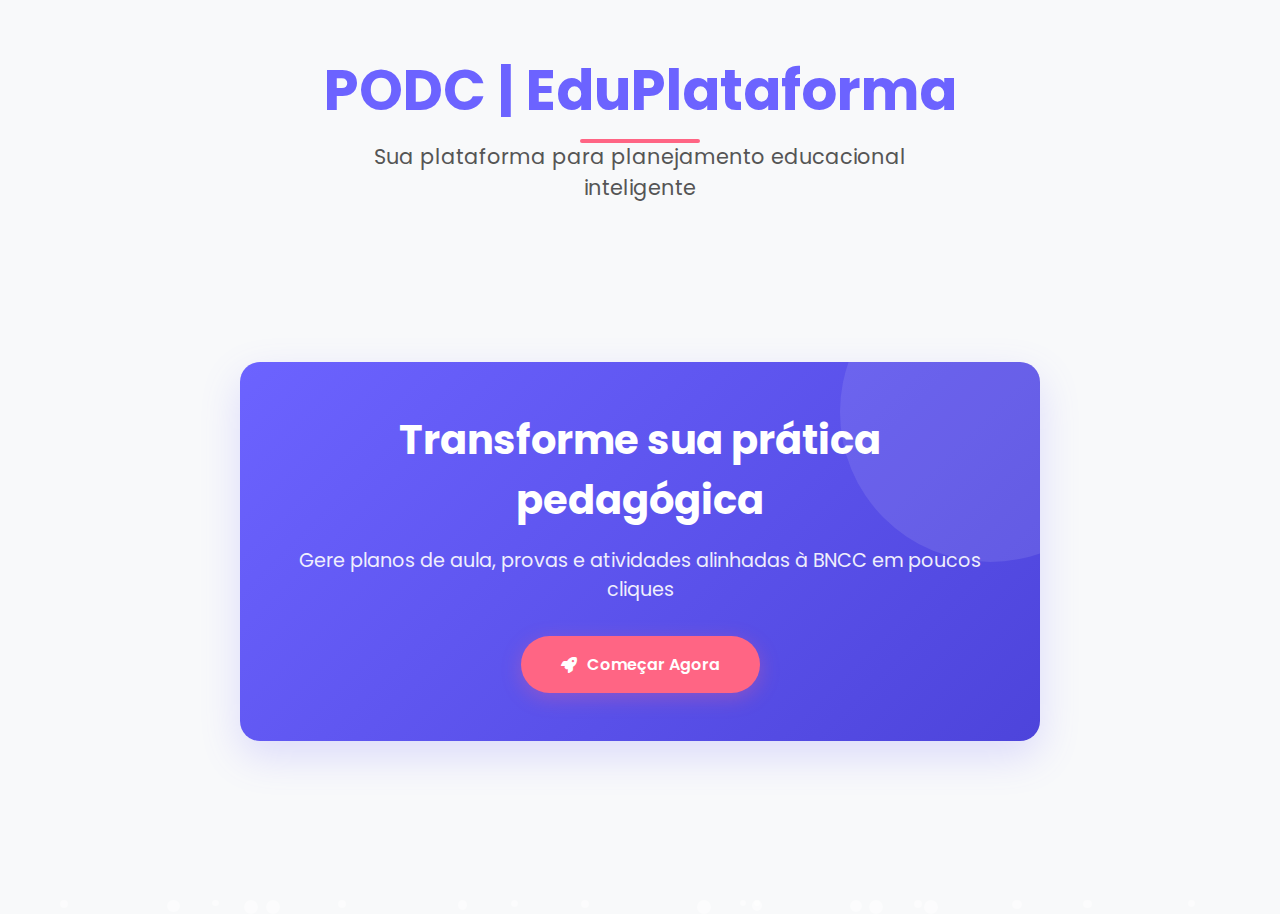
<file: frontend/index.html>
<!DOCTYPE html>
<html lang="pt-BR">
<head>
    <meta charset="UTF-8">
    <meta name="viewport" content="width=device-width, initial-scale=1.0">
    <title>PODC|EduPlataforma | Planejamento Educacional Inteligente</title>
    <!-- Google Fonts -->
    <link href="https://fonts.googleapis.com/css2?family=Poppins:wght@300;400;600;700&display=swap" rel="stylesheet">
    <!-- Font Awesome (Ícones) -->
    <link rel="stylesheet" href="https://cdnjs.cloudflare.com/ajax/libs/font-awesome/6.4.0/css/all.min.css">
    <style>
        :root {
            --primary: #6C63FF;
            --secondary: #4D44DB;
            --accent: #FF6584;
            --light-bg: #F8F9FA;
            --dark-text: #2E2E3A;
        }

        * {
            margin: 0;
            padding: 0;
            box-sizing: border-box;
            font-family: 'Poppins', sans-serif;
        }

        body {
            background-color: var(--light-bg);
            color: var(--dark-text);
            min-height: 100vh;
            display: flex;
            flex-direction: column;
            overflow-x: hidden;
        }

        /* Header Estilizado */
        .header {
            text-align: center;
            padding: 3rem 2rem 0;
            position: relative;
        }

        .header h1 {
            font-size: 3.5rem;
            font-weight: 700;
            color: var(--primary);
            margin-bottom: 0.5rem;
            position: relative;
            display: inline-block;
        }

        .header h1::after {
            content: '';
            position: absolute;
            bottom: -10px;
            left: 50%;
            transform: translateX(-50%);
            width: 120px;
            height: 4px;
            background: var(--accent);
            border-radius: 2px;
        }

        .header p {
            font-size: 1.3rem;
            color: #555;
            max-width: 600px;
            margin: 0 auto;
        }

        /* Seção Hero (Destaque) */
        .container {
            max-width: 1200px;
            margin: 2rem auto;
            padding: 0 2rem;
            display: flex;
            flex-direction: column;
            align-items: center;
            justify-content: center;
            flex-grow: 1;
            text-align: center;
        }

        .hero {
            background: linear-gradient(135deg, var(--primary), var(--secondary));
            color: white;
            padding: 3rem 2rem;
            border-radius: 20px;
            box-shadow: 0 15px 40px rgba(108, 99, 255, 0.2);
            position: relative;
            overflow: hidden;
            max-width: 800px;
            width: 100%;
        }

        .hero::before {
            content: '';
            position: absolute;
            top: -100px;
            right: -100px;
            width: 300px;
            height: 300px;
            background: rgba(255, 255, 255, 0.1);
            border-radius: 50%;
            animation: pulse 8s infinite alternate;
        }

        @keyframes pulse {
            0% { transform: scale(0.8); opacity: 0.5; }
            100% { transform: scale(1.2); opacity: 0.8; }
        }

        .hero h2 {
            font-size: 2.5rem;
            font-weight: 700;
            margin-bottom: 1rem;
            position: relative;
        }

        .hero p {
            font-size: 1.2rem;
            margin-bottom: 2rem;
            opacity: 0.9;
        }

        .btn {
            background-color: var(--accent);
            color: white;
            padding: 1rem 2.5rem;
            border-radius: 50px;
            font-weight: 600;
            text-decoration: none;
            transition: all 0.3s ease;
            display: inline-flex;
            align-items: center;
            gap: 10px;
            box-shadow: 0 5px 20px rgba(255, 101, 132, 0.3);
            position: relative;
            overflow: hidden;
            z-index: 1;
        }

        .btn::before {
            content: '';
            position: absolute;
            top: 0;
            left: 0;
            width: 0;
            height: 100%;
            background: rgba(255, 255, 255, 0.2);
            transition: width 0.3s ease;
            z-index: -1;
        }

        .btn:hover {
            transform: translateY(-3px);
            box-shadow: 0 8px 25px rgba(255, 101, 132, 0.4);
        }

        .btn:hover::before {
            width: 100%;
        }

        /* Efeito de Partículas (Opcional) */
        .particles {
            position: absolute;
            width: 100%;
            height: 100%;
            top: 0;
            left: 0;
            pointer-events: none;
            z-index: -1;
        }

        .particle {
            position: absolute;
            background: rgba(255, 255, 255, 0.5);
            border-radius: 50%;
            animation: float linear infinite;
        }

        @keyframes float {
            0% { transform: translateY(0) rotate(0deg); opacity: 1; }
            100% { transform: translateY(-100vh) rotate(360deg); opacity: 0; }
        }

        /* Responsividade */
        @media (max-width: 768px) {
            .header h1 {
                font-size: 2.5rem;
            }
            .hero h2 {
                font-size: 2rem;
            }
            .hero p {
                font-size: 1rem;
            }
        }
    </style>
</head>
<body>
    <header class="header">
        <h1>PODC | EduPlataforma</h1>
        <p>Sua plataforma para planejamento educacional inteligente</p>
    </header>
    
    <main class="container">
        <section class="hero">
            <h2>Transforme sua prática pedagógica</h2>
            <p>Gere planos de aula, provas e atividades alinhadas à BNCC em poucos cliques</p>
            <a href="login.html" class="btn">
                <i class="fas fa-rocket"></i> Começar Agora
            </a>
        </section>
    </main>

    <!-- Efeito de Partículas (Opcional) -->
    <div class="particles" id="particles"></div>

    <script>
        // Efeito de partículas (opcional)
        document.addEventListener('DOMContentLoaded', () => {
            const particlesContainer = document.getElementById('particles');
            const particleCount = 20;
            
            for (let i = 0; i < particleCount; i++) {
                const particle = document.createElement('div');
                particle.classList.add('particle');
                
                // Posição e tamanho aleatórios
                const size = Math.random() * 10 + 5;
                particle.style.width = `${size}px`;
                particle.style.height = `${size}px`;
                particle.style.left = `${Math.random() * 100}%`;
                particle.style.bottom = `-${size}px`;
                
                // Animação personalizada
                const duration = Math.random() * 20 + 10;
                particle.style.animation = `float ${duration}s linear infinite`;
                particle.style.animationDelay = `${Math.random() * 5}s`;
                
                particlesContainer.appendChild(particle);
            }
        });
    </script>
</body>
</html>
</file>
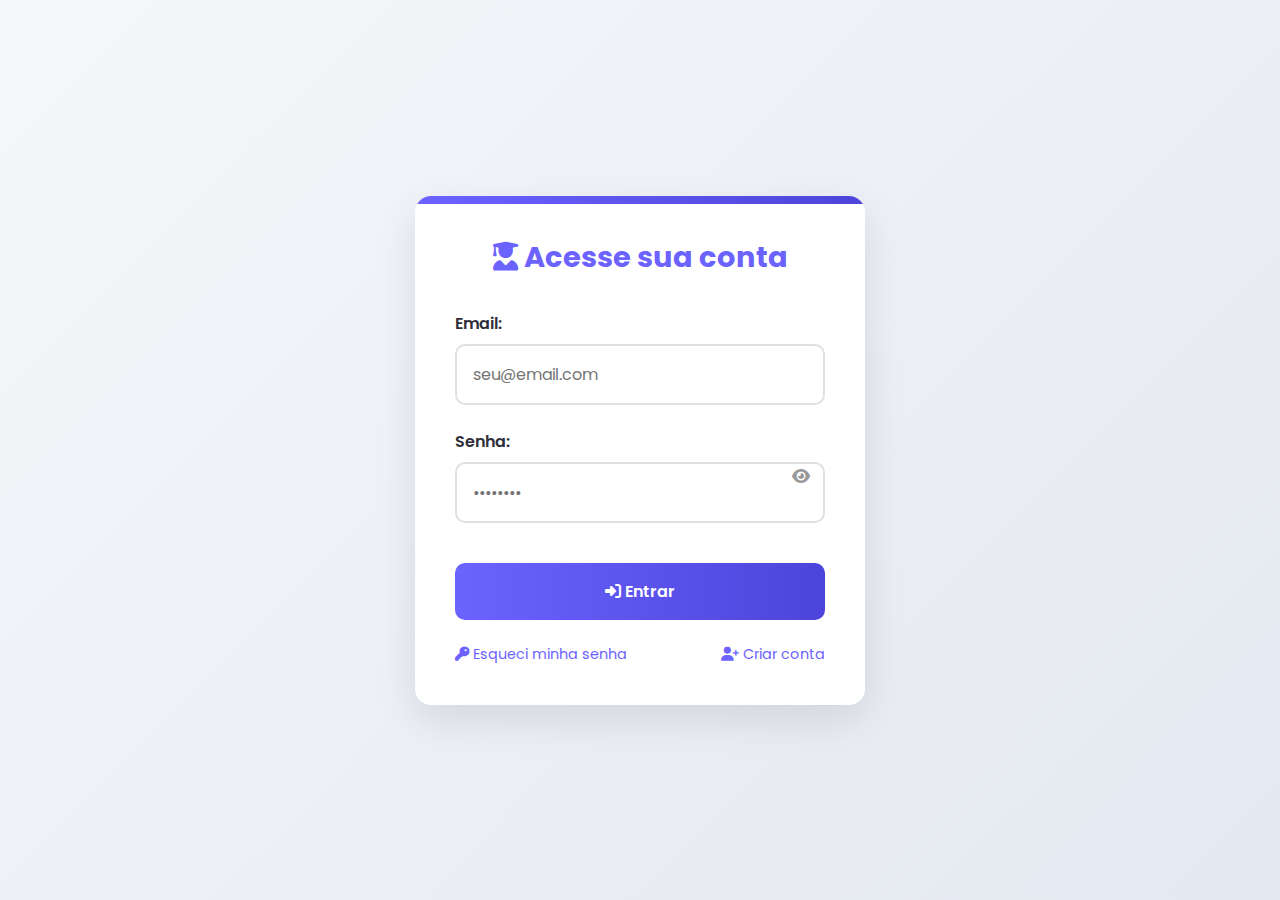
<file: frontend/login.html>
<!DOCTYPE html>
<html lang="pt-BR">
<head>
    <meta charset="UTF-8">
    <meta name="viewport" content="width=device-width, initial-scale=1.0">
    <title>Login - EduPlataforma</title>
    <!-- Google Fonts -->
    <link href="https://fonts.googleapis.com/css2?family=Poppins:wght@300;400;600;700&display=swap" rel="stylesheet">
    <!-- Font Awesome (Ícones) -->
    <link rel="stylesheet" href="https://cdnjs.cloudflare.com/ajax/libs/font-awesome/6.4.0/css/all.min.css">
    <style>
        :root {
            --primary: #6C63FF;
            --secondary: #4D44DB;
            --accent: #FF6584;
            --light: #F8F9FA;
            --dark: #2E2E3A;
            --input-bg: #FFFFFF;
        }

        * {
            margin: 0;
            padding: 0;
            box-sizing: border-box;
            font-family: 'Poppins', sans-serif;
        }

        body {
            background: linear-gradient(135deg, #f5f7fa 0%, #e4e8f0 100%);
            min-height: 100vh;
            display: flex;
            justify-content: center;
            align-items: center;
            padding: 20px;
        }

        .login-container {
            background-color: var(--input-bg);
            width: 100%;
            max-width: 450px;
            padding: 2.5rem;
            border-radius: 16px;
            box-shadow: 0 15px 40px rgba(0, 0, 0, 0.1);
            position: relative;
            overflow: hidden;
        }

        .login-container::before {
            content: '';
            position: absolute;
            top: 0;
            left: 0;
            width: 100%;
            height: 8px;
            background: linear-gradient(90deg, var(--primary), var(--secondary));
        }

        h2 {
            text-align: center;
            margin-bottom: 2rem;
            font-size: 1.8rem;
            color: var(--primary);
            font-weight: 700;
        }

        .input-group {
            margin-bottom: 1.5rem;
            position: relative;
        }

        .input-group label {
            display: block;
            margin-bottom: 0.5rem;
            font-weight: 600;
            color: var(--dark);
        }

        .input-group input {
            width: 100%;
            padding: 1rem;
            border: 2px solid #e0e0e0;
            border-radius: 10px;
            font-size: 1rem;
            transition: all 0.3s ease;
            background-color: var(--input-bg);
        }

        .input-group input:focus {
            border-color: var(--primary);
            outline: none;
            box-shadow: 0 0 0 3px rgba(108, 99, 255, 0.2);
        }

        .password-toggle {
            position: relative;
        }

        .password-toggle .toggle-icon {
            position: absolute;
            right: 15px;
            top: 50%;
            transform: translateY(-50%);
            cursor: pointer;
            color: #999;
            transition: color 0.3s;
        }

        .password-toggle .toggle-icon:hover {
            color: var(--primary);
        }

        .btn {
            width: 100%;
            padding: 1rem;
            background: linear-gradient(90deg, var(--primary), var(--secondary));
            color: white;
            border: none;
            border-radius: 10px;
            font-size: 1rem;
            font-weight: 600;
            cursor: pointer;
            transition: all 0.3s ease;
            margin-top: 1rem;
        }

        .btn:hover {
            transform: translateY(-3px);
            box-shadow: 0 8px 20px rgba(108, 99, 255, 0.3);
        }

        .footer-links {
            display: flex;
            justify-content: space-between;
            margin-top: 1.5rem;
            font-size: 0.9rem;
        }

        .footer-links a {
            color: var(--primary);
            text-decoration: none;
            transition: color 0.3s;
            position: relative;
        }

        .footer-links a::after {
            content: '';
            position: absolute;
            bottom: -2px;
            left: 0;
            width: 0;
            height: 2px;
            background: var(--primary);
            transition: width 0.3s;
        }

        .footer-links a:hover {
            color: var(--secondary);
        }

        .footer-links a:hover::after {
            width: 100%;
        }

        /* Efeito de onda no botão */
        @keyframes wave {
            0% { transform: scale(0.8); opacity: 0.7; }
            100% { transform: scale(1.3); opacity: 0; }
        }

        .btn-effect {
            position: relative;
            overflow: hidden;
        }

        .btn-effect::after {
            content: '';
            position: absolute;
            top: 50%;
            left: 50%;
            width: 5px;
            height: 5px;
            background: rgba(255, 255, 255, 0.5);
            border-radius: 50%;
            transform: translate(-50%, -50%);
            animation: wave 0.6s linear;
            opacity: 0;
        }

        .btn-effect:active::after {
            animation: wave 0.6s linear;
        }

        /* Responsividade */
        @media (max-width: 480px) {
            .login-container {
                padding: 2rem 1.5rem;
            }
            
            .footer-links {
                flex-direction: column;
                gap: 0.8rem;
                align-items: center;
            }
        }
    </style>
</head>
<body>
    <div class="login-container">
        <h2><i class="fas fa-user-graduate"></i> Acesse sua conta</h2>
        
        <form action="/login" method="POST">
            <div class="input-group">
                <label for="email">Email:</label>
                <input type="email" id="email" name="email" required placeholder="seu@email.com">
            </div>
            
            <div class="input-group password-toggle">
                <label for="password">Senha:</label>
                <input type="password" id="password" name="password" required placeholder="••••••••">
                <i class="fas fa-eye toggle-icon" id="togglePassword"></i>
            </div>
            
            <button type="submit" class="btn btn-effect">
                <i class="fas fa-sign-in-alt"></i> Entrar
            </button>
            
            <div class="footer-links">
                <a href="#"><i class="fas fa-key"></i> Esqueci minha senha</a>
                <a href="/registro.html"><i class="fas fa-user-plus"></i> Criar conta</a>
            </div>
        </form>
    </div>

    <script>
        // Mostrar/ocultar senha
        const togglePassword = document.getElementById('togglePassword');
        const passwordInput = document.getElementById('password');
        
        togglePassword.addEventListener('click', () => {
            const type = passwordInput.getAttribute('type') === 'password' ? 'text' : 'password';
            passwordInput.setAttribute('type', type);
            togglePassword.classList.toggle('fa-eye-slash');
        });

        // Efeito de onda nos botões
        const buttons = document.querySelectorAll('.btn-effect');
        buttons.forEach(button => {
            button.addEventListener('click', function(e) {
                e.preventDefault();
                
                // Criar onda
                const wave = document.createElement('span');
                wave.className = 'wave';
                this.appendChild(wave);
                
                // Posicionar onda
                const rect = this.getBoundingClientRect();
                const x = e.clientX - rect.left;
                const y = e.clientY - rect.top;
                
                wave.style.left = `${x}px`;
                wave.style.top = `${y}px`;
                
                // Remover após animação
                setTimeout(() => {
                    wave.remove();
                }, 600);
                
                // Enviar formulário após efeito
                setTimeout(() => {
                    this.closest('form').submit();
                }, 300);
            });
        });
    </script>
</body>
</html>
</file>
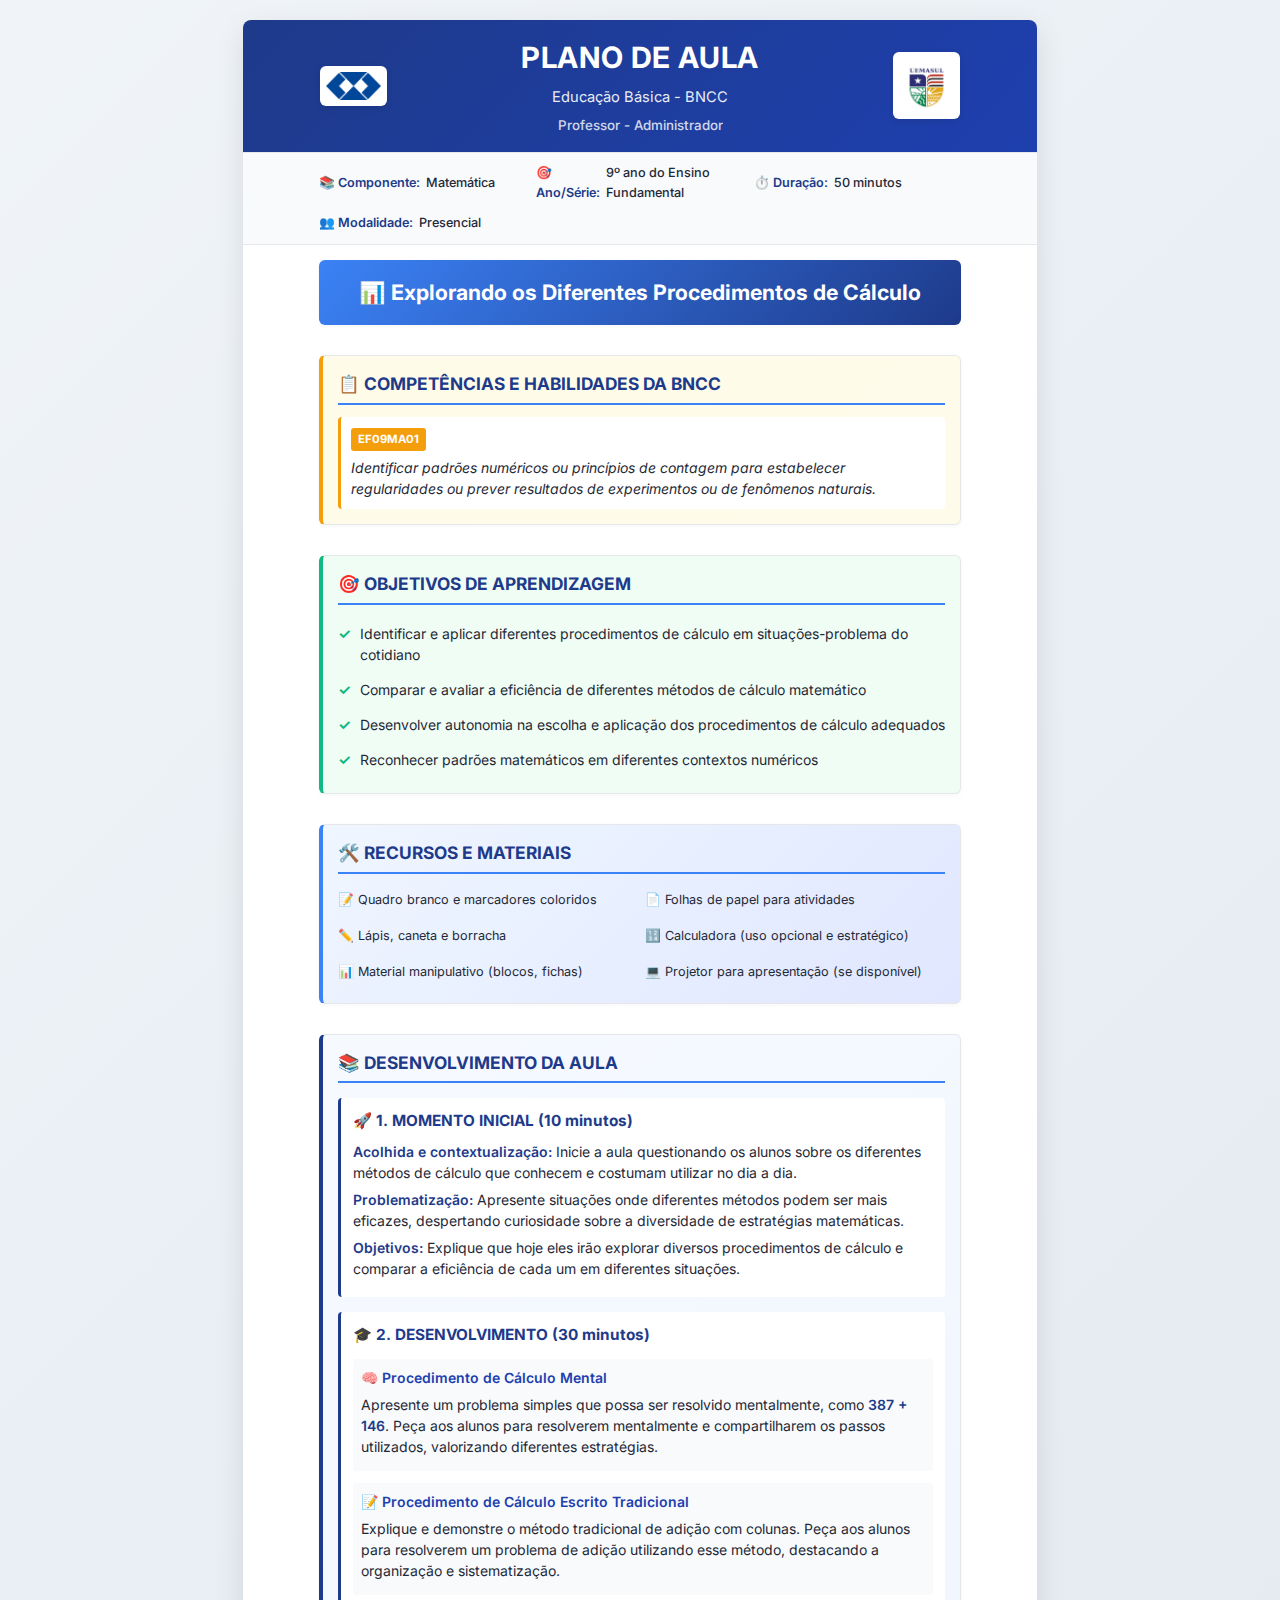
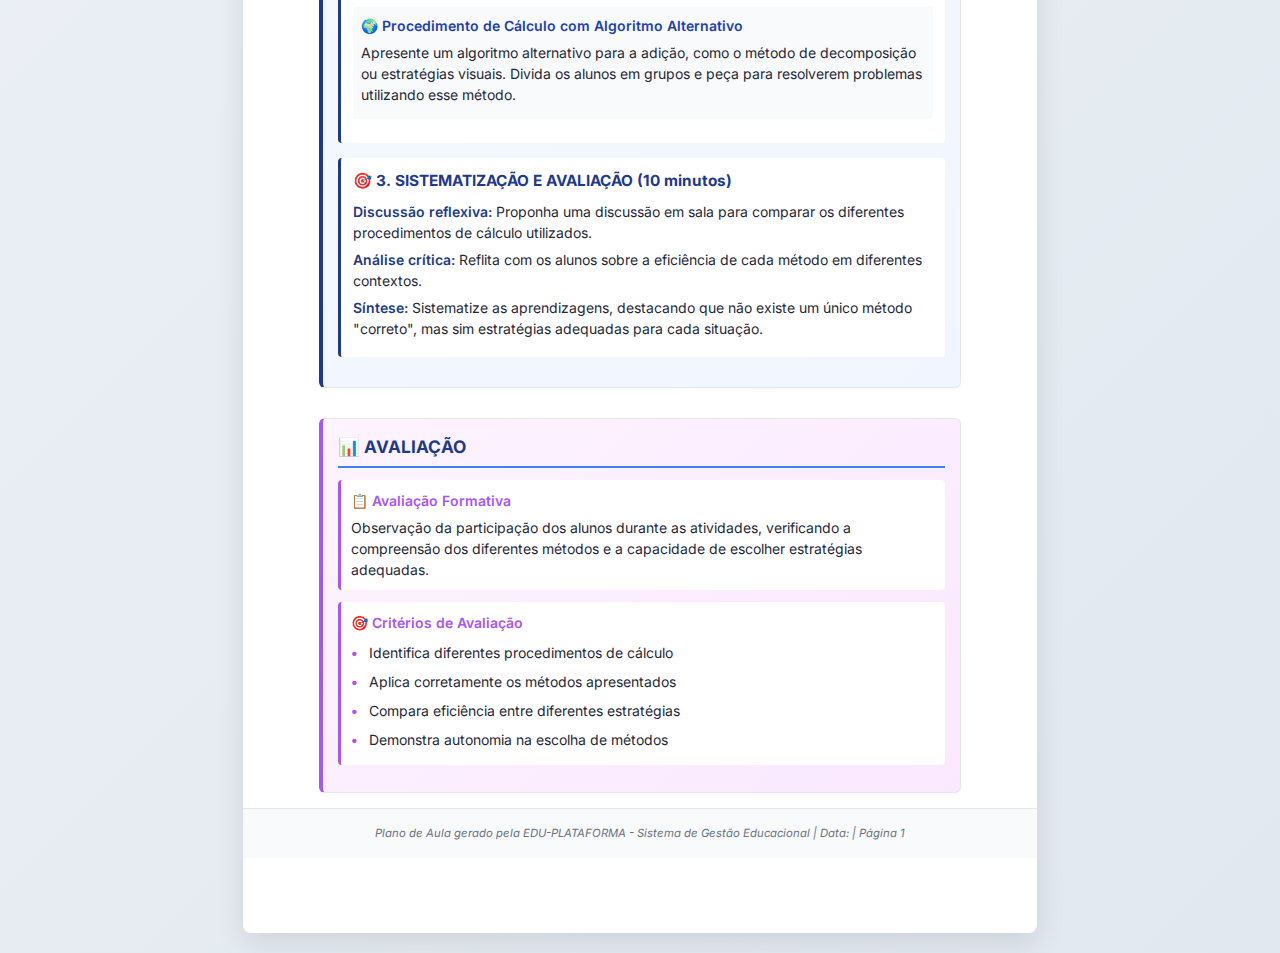
<file: frontend/plano-pdf-preview.html>
<!DOCTYPE html>
<html lang="pt-br">
<head>
    <meta charset="UTF-8">
    <meta name="viewport" content="width=device-width, initial-scale=1.0">
    <title>Visualização do Plano de Aula (A4)</title>
    <link href="https://fonts.googleapis.com/css2?family=Inter:wght@300;400;500;600;700&display=swap" rel="stylesheet">
    <style>
        /* Definição de variáveis CSS para cores, facilitando a consistência e futuras alterações */
        :root {
            --primary-color: #1e3a8a; /* Azul profissional para documentos acadêmicos */
            --secondary-color: #1e40af; /* Azul secundário */
            --accent-color: #3b82f6; /* Azul de destaque */
            --light-background: #f8fafc; /* Fundo muito claro */
            --white: #ffffff; /* Cor branca */
            --text-color: #1f2937; /* Cor de texto principal */
            --light-text-color: #6b7280; /* Cor de texto mais clara */
            --border-color: #e5e7eb; /* Cor de bordas */
            --success-color: #10b981; /* Verde para elementos positivos */
            --warning-color: #f59e0b; /* Amarelo para avisos */
        }

        /* Estilos globais para o corpo da página */
        body {
            background: linear-gradient(135deg, #f0f4f8 0%, #e2e8f0 100%);
            font-family: 'Inter', 'Segoe UI', Tahoma, Geneva, Verdana, sans-serif;
            color: var(--text-color);
            margin: 0;
            padding: 20px;
            line-height: 1.6; /* Espaçamento entre linhas ajustado para melhor legibilidade na impressão */
            min-height: 100vh;
            display: flex;
            justify-content: center;
            align-items: flex-start;
        }

        /* Contêiner principal do PDF - ajustado para A4 exato */
        .pdf-container {
            width: 210mm; /* Largura A4 */
            min-height: 297mm; /* Altura A4 mínima para permitir conteúdo dinâmico */
            background: var(--white);
            margin: 0 auto;
            padding: 20mm; /* Margens internas de 2cm para o conteúdo */
            border-radius: 8px;
            box-shadow: 0 10px 30px rgba(0, 0, 0, 0.1);
            overflow: hidden; /* Garante que o conteúdo não vaze */
            font-size: 10.5pt; /* Tamanho padrão para documentos acadêmicos, bom para A4 */
            box-sizing: border-box; /* Inclui padding na largura e altura total */
            display: flex;
            flex-direction: column;
        }

        /* Cabeçalho com logos posicionadas */
        .pdf-header {
            display: flex;
            align-items: center;
            justify-content: space-between;
            padding: 15px 0; /* Ajustado para estar dentro da margem geral */
            background: linear-gradient(135deg, var(--primary-color) 0%, var(--secondary-color) 100%);
            color: white;
            position: relative;
            margin-top: -20mm; /* Compensar a margem superior do pdf-container */
            margin-left: -20mm; /* Compensar a margem esquerda */
            margin-right: -20mm; /* Compensar a margem direita */
            padding-left: 20mm; /* Adicionar o padding de volta ao conteúdo do header */
            padding-right: 20mm; /* Adicionar o padding de volta ao conteúdo do header */
        }

        .logo-left, .logo-right {
            flex: 0 0 70px; /* Reduzido um pouco */
            display: flex;
            align-items: center;
            justify-content: center;
        }

        .logo-adm, .logo-uemasul {
            max-width: 55px; /* Reduzido um pouco */
            max-height: 55px; /* Reduzido um pouco */
            object-fit: contain;
            background: white;
            border-radius: 6px; /* Ajuste no border-radius */
            padding: 6px; /* Ajuste no padding */
            box-shadow: 0 2px 6px rgba(0, 0, 0, 0.1); /* Sombra mais suave */
        }

        .header-center {
            flex: 1;
            text-align: center;
            padding: 0 15px; /* Ajustado */
        }

        .pdf-title {
            font-size: 22pt; /* Ligeiramente reduzido */
            font-weight: 700;
            margin: 0 0 4px 0; /* Ajustado */
            letter-spacing: 0.8px; /* Ajustado */
            text-transform: uppercase;
        }

        .pdf-subtitle {
            font-size: 11pt; /* Ajustado */
            font-weight: 400;
            margin: 0 0 6px 0; /* Ajustado */
            opacity: 0.9;
        }

        .pdf-prof {
            font-size: 10pt; /* Ajustado */
            font-weight: 500;
            margin: 0;
            opacity: 0.8;
        }

        /* Linha separadora */
        .pdf-separator {
            border: none;
            border-top: 1px solid var(--border-color); /* Linha mais fina */
            margin: 0;
            margin-left: -20mm; /* Compensar a margem esquerda */
            margin-right: -20mm; /* Compensar a margem direita */
        }

        /* Seção de informações gerais */
        .pdf-info-section {
            background: var(--light-background);
            padding: 10px 0; /* Ajustado para estar dentro da margem geral */
            border-bottom: 1px solid var(--border-color);
            margin-left: -20mm; /* Compensar a margem esquerda */
            margin-right: -20mm; /* Compensar a margem direita */
            padding-left: 20mm; /* Adicionar o padding de volta ao conteúdo */
            padding-right: 20mm; /* Adicionar o padding de volta ao conteúdo */
        }

        .info-grid {
            display: grid;
            grid-template-columns: repeat(auto-fit, minmax(200px, 1fr)); /* Mais flexível */
            gap: 10px; /* Reduzido */
        }

        .info-item {
            display: flex;
            align-items: center;
            gap: 6px; /* Reduzido */
        }

        .info-label {
            font-weight: 600;
            color: var(--primary-color);
            font-size: 9.5pt; /* Ajustado */
        }

        .info-value {
            font-weight: 500;
            color: var(--text-color);
            font-size: 9.5pt; /* Ajustado */
        }

        /* Cards de conteúdo */
        .pdf-card {
            margin: 15px 0; /* Margens ajustadas para o layout A4 */
            padding: 15px; /* Padding ajustado */
            background: var(--white);
            border: 1px solid var(--border-color);
            border-radius: 6px; /* Reduzido */
            box-shadow: 0 1px 5px rgba(0, 0, 0, 0.04); /* Sombra mais sutil */
            line-height: 1.5;
        }

        /* Título principal do plano */
        .titulo-card {
            background: linear-gradient(135deg, var(--accent-color) 0%, var(--primary-color) 100%);
            color: white;
            text-align: center;
            border: none;
            padding: 18px; /* Ajustado */
        }

        .plano-titulo-principal {
            margin: 0;
            font-size: 16pt; /* Ajustado */
            font-weight: 700;
            line-height: 1.4;
        }

        /* Títulos de seção */
        .section-title {
            margin: 0 0 12px 0; /* Ajustado */
            font-size: 13pt; /* Ajustado */
            font-weight: 700;
            color: var(--primary-color);
            border-bottom: 2px solid var(--accent-color);
            padding-bottom: 6px; /* Ajustado */
            display: flex;
            align-items: center;
            gap: 6px; /* Ajustado */
        }

        /* Card BNCC */
        .bncc-card {
            background: linear-gradient(135deg, #fefce8 0%, #fffbeb 100%); /* Cor mais suave */
            border-left: 4px solid var(--warning-color);
        }

        .bncc-content {
            margin-top: 8px; /* Ajustado */
        }

        .competencia-item {
            background: white;
            padding: 10px; /* Ajustado */
            border-radius: 4px; /* Ajustado */
            border-left: 3px solid var(--warning-color);
        }

        .bncc-codigo {
            display: inline-block;
            background: var(--warning-color);
            color: white;
            padding: 3px 7px; /* Ajustado */
            border-radius: 3px; /* Ajustado */
            font-weight: 700;
            font-size: 8.5pt; /* Ajustado */
            margin-bottom: 6px; /* Ajustado */
        }

        .bncc-descricao {
            margin: 0;
            font-style: italic;
            line-height: 1.5;
        }

        /* Card de objetivos */
        .objetivos-card {
            background: linear-gradient(135deg, #f0fdf4 0%, #f0fdf4 100%); /* Cor mais suave */
            border-left: 4px solid var(--success-color);
        }

        .objetivos-list {
            list-style: none;
            padding: 0;
            margin: 8px 0 0 0; /* Ajustado */
        }

        .objetivos-list li {
            padding: 6px 0 6px 22px; /* Ajustado */
            position: relative;
            line-height: 1.5;
        }

        .objetivos-list li:before {
            content: "✓";
            position: absolute;
            left: 0;
            color: var(--success-color);
            font-weight: bold;
            font-size: 11pt; /* Ajustado */
        }

        /* Card de materiais */
        .materiais-card {
            background: linear-gradient(135deg, #eff6ff 0%, #e0e7ff 100%); /* Cor mais suave */
            border-left: 4px solid var(--accent-color);
        }

        .materiais-list {
            list-style: none;
            padding: 0;
            margin: 8px 0 0 0; /* Ajustado */
            display: grid;
            grid-template-columns: repeat(auto-fit, minmax(200px, 1fr)); /* Mais flexível */
            gap: 6px; /* Reduzido */
        }

        .materiais-list li {
            padding: 5px 0; /* Ajustado */
            line-height: 1.4;
            font-size: 9.5pt; /* Ajustado */
        }

        /* Card de desenvolvimento */
        .desenvolvimento-card {
            background: linear-gradient(135deg, #f6faff 0%, #f0f5ff 100%); /* Cor mais suave */
            border-left: 4px solid var(--primary-color);
        }

        .momento-aula {
            margin: 15px 0; /* Ajustado */
            padding: 12px; /* Ajustado */
            background: white;
            border-radius: 4px; /* Ajustado */
            border-left: 3px solid var(--primary-color);
        }

        .momento-titulo {
            margin: 0 0 8px 0; /* Ajustado */
            font-size: 11.5pt; /* Ajustado */
            font-weight: 700;
            color: var(--primary-color);
        }

        .momento-content {
            line-height: 1.5;
        }

        .momento-content p {
            margin: 6px 0; /* Ajustado */
            line-height: 1.5;
        }

        .atividade {
            margin: 12px 0; /* Ajustado */
            padding: 8px; /* Ajustado */
            background: var(--light-background);
            border-radius: 3px; /* Ajustado */
        }

        .atividade-titulo {
            margin: 0 0 6px 0; /* Ajustado */
            font-size: 10.5pt; /* Ajustado */
            font-weight: 600;
            color: var(--secondary-color);
        }

        /* Card de avaliação */
        .avaliacao-card {
            background: linear-gradient(135deg, #fdf4ff 0%, #fae8ff 100%);
            border-left: 4px solid #a855f7;
        }

        .avaliacao-content {
            margin-top: 8px; /* Ajustado */
        }

        .avaliacao-item {
            margin: 12px 0; /* Ajustado */
            padding: 10px; /* Ajustado */
            background: white;
            border-radius: 4px; /* Ajustado */
            border-left: 3px solid #a855f7;
        }

        .avaliacao-item h4 {
            margin: 0 0 6px 0; /* Ajustado */
            font-size: 10.5pt; /* Ajustado */
            font-weight: 600;
            color: #a855f7;
        }

        .avaliacao-item p {
            margin: 0;
            line-height: 1.5;
        }

        .avaliacao-item ul {
            list-style: none;
            padding: 0;
            margin: 6px 0 0 0; /* Ajustado */
        }

        .avaliacao-item li {
            padding: 3px 0 3px 18px; /* Ajustado */
            position: relative;
            line-height: 1.5;
        }

        .avaliacao-item li:before {
            content: "•";
            position: absolute;
            left: 0;
            color: #a855f7;
            font-weight: bold;
        }

        /* Rodapé */
        .pdf-footer {
            text-align: center;
            padding: 15px 0; /* Ajustado para estar dentro da margem geral */
            background: var(--light-background);
            color: var(--light-text-color);
            font-size: 8.5pt; /* Ajustado */
            font-style: italic;
            border-top: 1px solid var(--border-color);
            margin-top: auto; /* Empurra o rodapé para o final do contêiner */
            margin-left: -20mm; /* Compensar a margem esquerda */
            margin-right: -20mm; /* Compensar a margem direita */
            padding-left: 20mm; /* Adicionar o padding de volta ao conteúdo */
            padding-right: 20mm; /* Adicionar o padding de volta ao conteúdo */
        }

        /* Estilos gerais para listas */
        ul, ol {
            line-height: 1.5;
            margin-bottom: 8px; /* Espaçamento entre listas */
        }

        li {
            line-height: 1.5;
            margin-bottom: 2px; /* Espaçamento menor entre itens de lista */
        }

        /* Parágrafos */
        p {
            line-height: 1.5;
            margin: 6px 0; /* Espaçamento ajustado */
        }

        /* Textos em negrito */
            strong {
            font-weight: 600;
            color: var(--primary-color);
        }

        /* --- Impressão A4 --- */
        @page {
            size: A4;
            margin: 20mm; /* Margens padrão de 2cm para impressão */
        }

        @media print {
            body {
                background: white !important; /* Força fundo branco */
                padding: 0 !important; /* Remove padding do body */
                display: block !important; /* Garante fluxo normal para impressão */
                margin: 0;
            }
            
            .pdf-container {
                width: 100%; /* Ocupa a largura total da página A4 após margens @page */
                min-height: auto; /* Remove altura mínima para permitir que o conteúdo flua */
                box-shadow: none !important; /* Remove sombra */
                border-radius: 0 !important; /* Remove borda arredondada */
                border: none !important; /* Remove bordas */
                padding: 0; /* O padding agora é controlado pelo @page margin */
                margin: 0; /* Remove margem automática */
                overflow: visible; /* Garante que nada seja cortado */
            }

            .pdf-header, .pdf-info-section, .pdf-separator, .pdf-footer {
                margin-left: -20mm !important; /* Alinha com a borda da página */
                margin-right: -20mm !important; /* Alinha com a borda da página */
                padding-left: 20mm !important;
                padding-right: 20mm !important;
            }

            .pdf-card {
                page-break-inside: avoid; /* Evita que o card seja quebrado no meio */
                margin: 10mm 0; /* Margens em mm para impressão */
                box-shadow: none !important;
                border: 1px solid var(--border-color) !important;
            }
            
            .momento-aula {
                page-break-inside: avoid; /* Evita que um momento de aula seja quebrado */
                margin: 8mm 0; /* Ajuste para impressão */
            }

            /* Outros ajustes finos para impressão */
            h1, h2, h3, h4, h5, h6 {
                page-break-after: avoid; /* Evita que um título fique no final da página sozinho */
                page-break-before: avoid; /* Evita que um título fique no início da página sozinho */
            }
            
            ul, ol {
                page-break-inside: avoid; /* Tenta manter listas juntas */
            }

            p {
                orphans: 3; /* Número mínimo de linhas de um parágrafo que devem ficar na parte inferior de uma página */
                widows: 3; /* Número mínimo de linhas de um parágrafo que devem ficar na parte superior de uma página */
            }
        }

        /* --- Responsividade para telas pequenas (manter para visualização em navegador) --- */
        @media (max-width: 768px) {
            body {
                padding: 10px;
            }
            
            .pdf-container {
                max-width: 100%;
                padding: 15px; /* Reduz o padding para telas menores */
                margin: 0 auto;
            }
            
            .pdf-header {
                flex-direction: column;
                text-align: center;
                padding: 10px;
                margin-left: -15px; /* Ajusta a margem para caber no novo padding */
                margin-right: -15px;
                padding-left: 15px;
                padding-right: 15px;
            }
            
            .logo-left, .logo-right {
                flex: none;
                margin: 8px 0;
            }
            
            .header-center {
                padding: 8px 0;
            }
            
            .pdf-title {
                font-size: 18pt;
            }
            
            .info-grid {
                grid-template-columns: 1fr;
                gap: 8px;
            }
            
            .materiais-list {
                grid-template-columns: 1fr;
            }
            
            .pdf-card {
                margin: 10px 0;
                padding: 12px;
            }

            .pdf-info-section, .pdf-footer {
                margin-left: -15px;
                margin-right: -15px;
                padding-left: 15px;
                padding-right: 15px;
            }
        }
    </style>
</head>
<body>
    <div class="pdf-container">
        <div class="pdf-header">
            <div class="logo-left">
                <img src="static/img/ADM.webp" alt="Logo ADM" class="logo-adm">
            </div>
            <div class="header-center">
                <div class="pdf-title">PLANO DE AULA</div>
                <div class="pdf-subtitle">Educação Básica - BNCC</div>
                <div class="pdf-prof">Professor - Administrador</div>
            </div>
            <div class="logo-right">
                <img src="static/img/uemasul.jpg" alt="Logo UEMASUL" class="logo-uemasul">
            </div>
        </div>
        <hr class="pdf-separator">
        <div class="pdf-info-section">
            <div class="info-grid">
                <div class="info-item">
                    <span class="info-label">📚 Componente:</span>
                    <span class="info-value">Matemática</span>
                </div>
                <div class="info-item">
                    <span class="info-label">🎯 Ano/Série:</span>
                    <span class="info-value">9º ano do Ensino Fundamental</span>
                </div>
                <div class="info-item">
                    <span class="info-label">⏱️ Duração:</span>
                    <span class="info-value">50 minutos</span>
                </div>
                <div class="info-item">
                    <span class="info-label">👥 Modalidade:</span>
                    <span class="info-value">Presencial</span>
                </div>
            </div>
        </div>

        <div class="pdf-card titulo-card">
            <h1 class="plano-titulo-principal">📊 Explorando os Diferentes Procedimentos de Cálculo</h1>
        </div>

        <div class="pdf-card bncc-card">
            <h2 class="section-title">📋 COMPETÊNCIAS E HABILIDADES DA BNCC</h2>
            <div class="bncc-content">
                <div class="competencia-item">
                    <span class="bncc-codigo">EF09MA01</span>
                    <p class="bncc-descricao">Identificar padrões numéricos ou princípios de contagem para estabelecer regularidades ou prever resultados de experimentos ou de fenômenos naturais.</p>
                </div>
            </div>
        </div>

        <div class="pdf-card objetivos-card">
            <h2 class="section-title">🎯 OBJETIVOS DE APRENDIZAGEM</h2>
            <div class="objetivos-content">
                <ul class="objetivos-list">
                    <li>Identificar e aplicar diferentes procedimentos de cálculo em situações-problema do cotidiano</li>
                    <li>Comparar e avaliar a eficiência de diferentes métodos de cálculo matemático</li>
                    <li>Desenvolver autonomia na escolha e aplicação dos procedimentos de cálculo adequados</li>
                    <li>Reconhecer padrões matemáticos em diferentes contextos numéricos</li>
                </ul>
            </div>
        </div>

        <div class="pdf-card materiais-card">
            <h2 class="section-title">🛠️ RECURSOS E MATERIAIS</h2>
            <div class="materiais-content">
                <ul class="materiais-list">
                    <li>📝 Quadro branco e marcadores coloridos</li>
                    <li>📄 Folhas de papel para atividades</li>
                    <li>✏️ Lápis, caneta e borracha</li>
                    <li>🔢 Calculadora (uso opcional e estratégico)</li>
                    <li>📊 Material manipulativo (blocos, fichas)</li>
                    <li>💻 Projetor para apresentação (se disponível)</li>
                </ul>
            </div>
        </div>

        <div class="pdf-card desenvolvimento-card">
            <h2 class="section-title">📚 DESENVOLVIMENTO DA AULA</h2>
            
            <div class="momento-aula">
                <h3 class="momento-titulo">🚀 1. MOMENTO INICIAL (10 minutos)</h3>
                <div class="momento-content">
                    <p><strong>Acolhida e contextualização:</strong> Inicie a aula questionando os alunos sobre os diferentes métodos de cálculo que conhecem e costumam utilizar no dia a dia.</p>
                    <p><strong>Problematização:</strong> Apresente situações onde diferentes métodos podem ser mais eficazes, despertando curiosidade sobre a diversidade de estratégias matemáticas.</p>
                    <p><strong>Objetivos:</strong> Explique que hoje eles irão explorar diversos procedimentos de cálculo e comparar a eficiência de cada um em diferentes situações.</p>
                </div>
            </div>

            <div class="momento-aula">
                <h3 class="momento-titulo">🎓 2. DESENVOLVIMENTO (30 minutos)</h3>
                <div class="momento-content">
                    <div class="atividade">
                        <h4 class="atividade-titulo">🧠 Procedimento de Cálculo Mental</h4>
                        <p>Apresente um problema simples que possa ser resolvido mentalmente, como <strong>387 + 146</strong>. Peça aos alunos para resolverem mentalmente e compartilharem os passos utilizados, valorizando diferentes estratégias.</p>
                    </div>
                    
                    <div class="atividade">
                        <h4 class="atividade-titulo">📝 Procedimento de Cálculo Escrito Tradicional</h4>
                        <p>Explique e demonstre o método tradicional de adição com colunas. Peça aos alunos para resolverem um problema de adição utilizando esse método, destacando a organização e sistematização.</p>
                    </div>
                    
                    <div class="atividade">
                        <h4 class="atividade-titulo">🌍 Procedimento de Cálculo com Algoritmo Alternativo</h4>
                        <p>Apresente um algoritmo alternativo para a adição, como o método de decomposição ou estratégias visuais. Divida os alunos em grupos e peça para resolverem problemas utilizando esse método.</p>
                    </div>
                </div>
            </div>

            <div class="momento-aula">
                <h3 class="momento-titulo">🎯 3. SISTEMATIZAÇÃO E AVALIAÇÃO (10 minutos)</h3>
                <div class="momento-content">
                    <p><strong>Discussão reflexiva:</strong> Proponha uma discussão em sala para comparar os diferentes procedimentos de cálculo utilizados.</p>
                    <p><strong>Análise crítica:</strong> Reflita com os alunos sobre a eficiência de cada método em diferentes contextos.</p>
                    <p><strong>Síntese:</strong> Sistematize as aprendizagens, destacando que não existe um único método "correto", mas sim estratégias adequadas para cada situação.</p>
                </div>
            </div>
        </div>

        <div class="pdf-card avaliacao-card">
            <h2 class="section-title">📊 AVALIAÇÃO</h2>
            <div class="avaliacao-content">
                <div class="avaliacao-item">
                    <h4>📋 Avaliação Formativa</h4>
                    <p>Observação da participação dos alunos durante as atividades, verificando a compreensão dos diferentes métodos e a capacidade de escolher estratégias adequadas.</p>
                </div>
                <div class="avaliacao-item">
                    <h4>🎯 Critérios de Avaliação</h4>
                    <ul>
                        <li>Identifica diferentes procedimentos de cálculo</li>
                        <li>Aplica corretamente os métodos apresentados</li>
                        <li>Compara eficiência entre diferentes estratégias</li>
                        <li>Demonstra autonomia na escolha de métodos</li>
                        </ul>
                </div>
            </div>
        </div>
        <div class="pdf-footer">Plano de Aula gerado pela EDU-PLATAFORMA - Sistema de Gestão Educacional | Data: <?php echo date('d/m/Y'); ?> | Página 1</div>
    </div>
</body>
</html>
</file>
